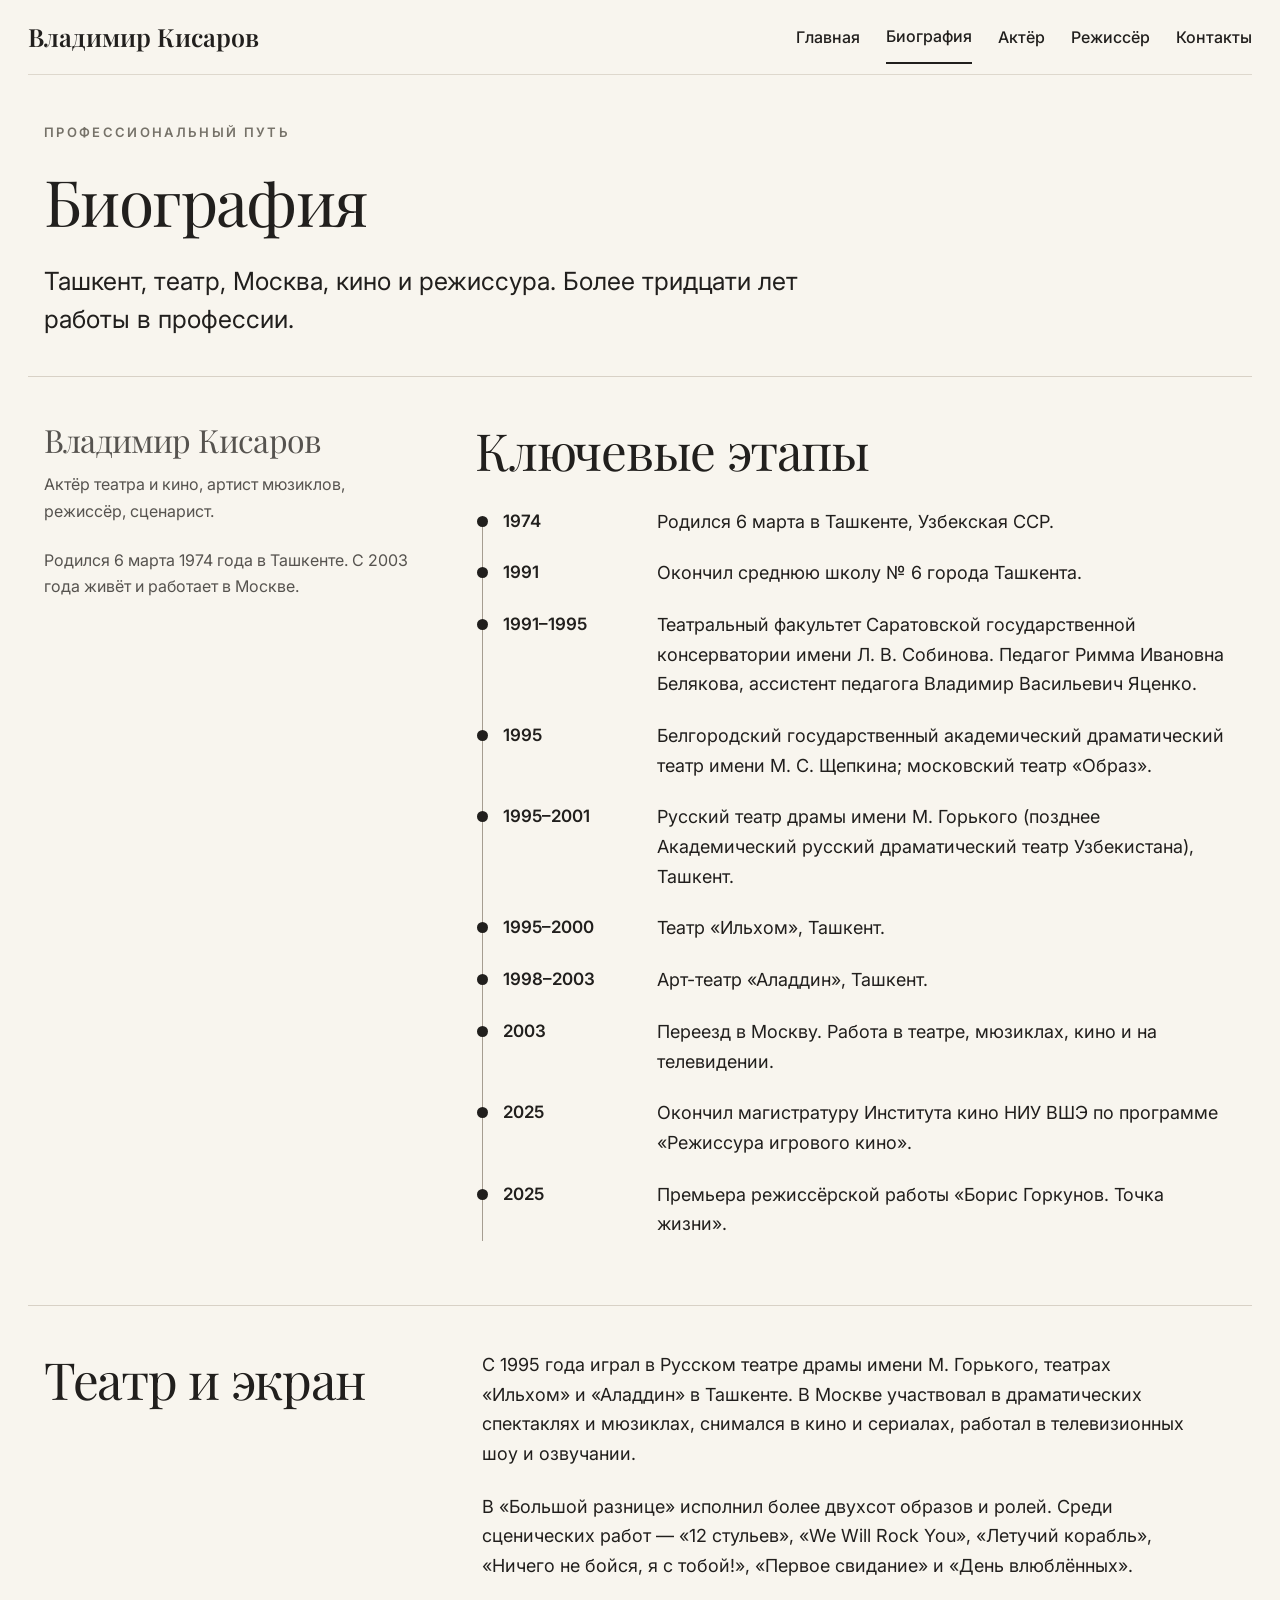
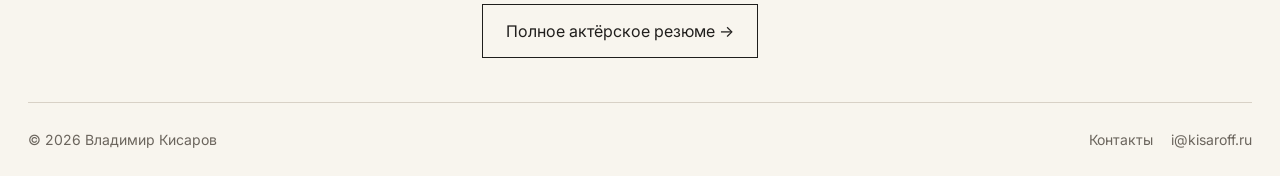
<file: biography.html>
<!doctype html><html lang="ru"><head><meta charset="utf-8"><meta name="viewport" content="width=device-width,initial-scale=1"><meta name="theme-color" content="#f6f3ed"><meta name="description" content="Биография Владимира Кисарова: образование, театр в Ташкенте и Москве, кино, телевидение и режиссура."><title>Биография — Владимир Кисаров</title><link rel="stylesheet" href="styles.css"></head><body><div class="site-shell"><header class="site-header"><a class="wordmark" href="index.html">Владимир Кисаров</a><nav class="navigation" aria-label="Основное меню"><a href="index.html">Главная</a><a href="biography.html" aria-current="page">Биография</a><a href="actor.html">Актёр</a><a href="director.html">Режиссёр</a><a href="contacts.html">Контакты</a></nav></header><main id="content"><section class="page-heading"><div class="kicker">Профессиональный путь</div><h1>Биография</h1><p class="lead">Ташкент, театр, Москва, кино и режиссура. Более тридцати лет работы в профессии.</p></section><section class="section"><div class="bio-layout"><aside><h3>Владимир Кисаров</h3><p>Актёр театра и кино, артист мюзиклов, режиссёр, сценарист.</p><p>Родился 6 марта 1974 года в Ташкенте. С 2003 года живёт и работает в Москве.</p></aside><div><h2>Ключевые этапы</h2><ol class="timeline"><li><span class="date">1974</span><span class="detail">Родился 6 марта в Ташкенте, Узбекская ССР.</span></li><li><span class="date">1991</span><span class="detail">Окончил среднюю школу № 6 города Ташкента.</span></li><li><span class="date">1991–1995</span><span class="detail">Театральный факультет Саратовской государственной консерватории имени Л. В. Собинова. Педагог Римма Ивановна Белякова, ассистент педагога Владимир Васильевич Яценко.</span></li><li><span class="date">1995</span><span class="detail">Белгородский государственный академический драматический театр имени М. С. Щепкина; московский театр «Образ».</span></li><li><span class="date">1995–2001</span><span class="detail">Русский театр драмы имени М. Горького (позднее Академический русский драматический театр Узбекистана), Ташкент.</span></li><li><span class="date">1995–2000</span><span class="detail">Театр «Ильхом», Ташкент.</span></li><li><span class="date">1998–2003</span><span class="detail">Арт-театр «Аладдин», Ташкент.</span></li><li><span class="date">2003</span><span class="detail">Переезд в Москву. Работа в театре, мюзиклах, кино и на телевидении.</span></li><li><span class="date">2025</span><span class="detail">Окончил магистратуру Института кино НИУ ВШЭ по программе «Режиссура игрового кино».</span></li><li><span class="date">2025</span><span class="detail">Премьера режиссёрской работы «Борис Горкунов. Точка жизни».</span></li></ol></div></div></section><section class="section"><div class="split-copy"><h2>Театр и экран</h2><div><p>С 1995 года играл в Русском театре драмы имени М. Горького, театрах «Ильхом» и «Аладдин» в Ташкенте. В Москве участвовал в драматических спектаклях и мюзиклах, снимался в кино и сериалах, работал в телевизионных шоу и озвучании.</p><p>В «Большой разнице» исполнил более двухсот образов и ролей. Среди сценических работ — «12 стульев», «We Will Rock You», «Летучий корабль», «Ничего не бойся, я с тобой!», «Первое свидание» и «День влюблённых».</p><a class="btn ghost" href="actor.html">Полное актёрское резюме →</a></div></div></section></main><footer class="site-footer"><span>© 2026 Владимир Кисаров</span><nav aria-label="Ссылки внизу страницы"><a href="contacts.html">Контакты</a><a href="mailto:i@kisaroff.ru">i@kisaroff.ru</a></nav></footer></div></body></html>
</file>
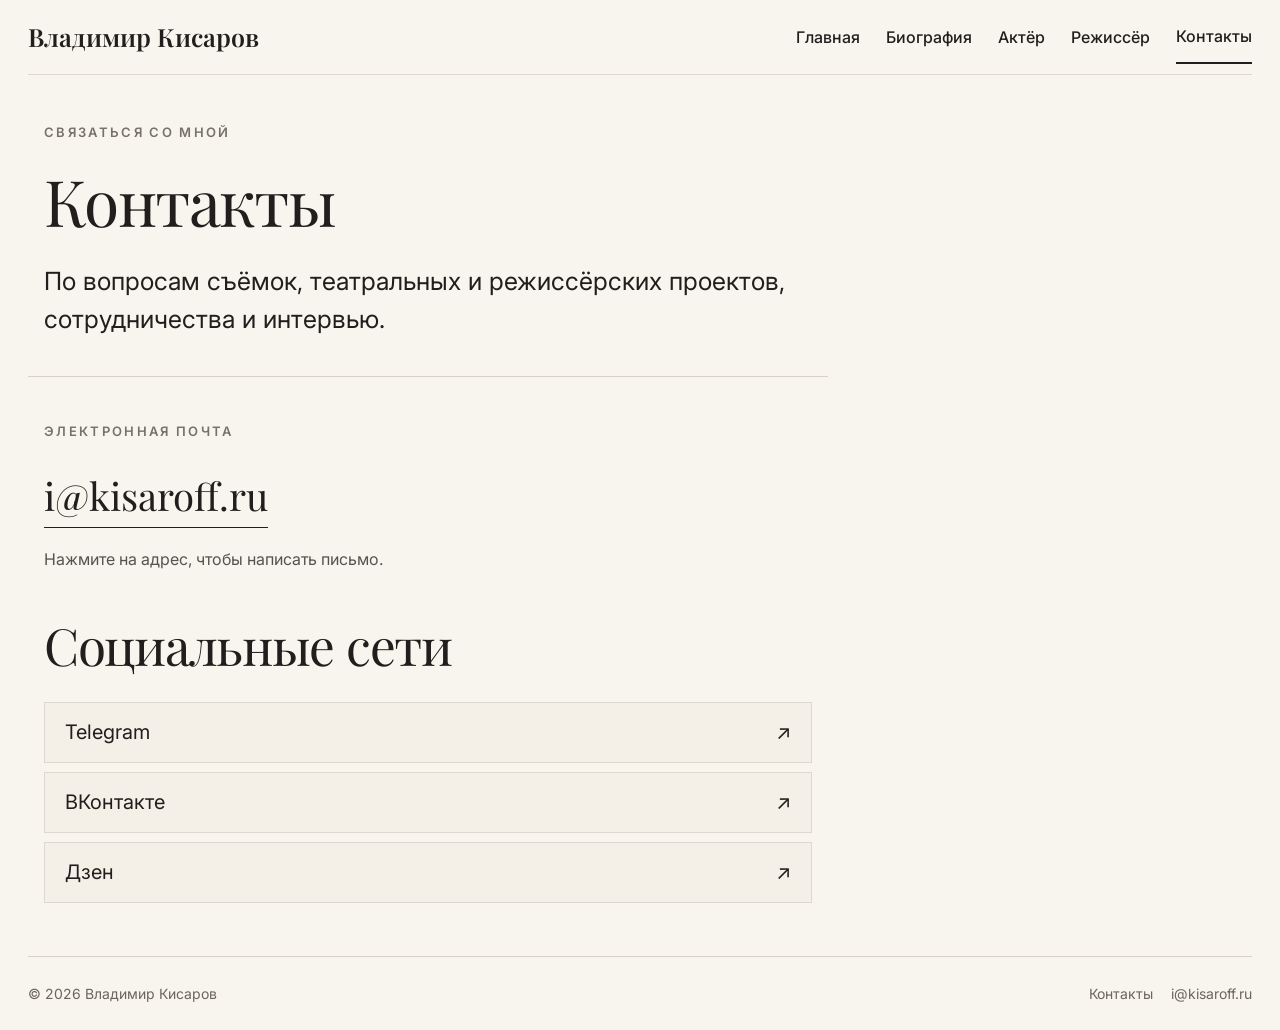
<file: contacts.html>
<!doctype html><html lang="ru"><head><meta charset="utf-8"><meta name="viewport" content="width=device-width,initial-scale=1"><meta name="theme-color" content="#f6f3ed"><meta name="description" content="Контакты Владимира Кисарова: электронная почта, Telegram, ВКонтакте и Дзен."><title>Контакты — Владимир Кисаров</title><link rel="stylesheet" href="styles.css"></head><body><div class="site-shell"><header class="site-header"><a class="wordmark" href="index.html">Владимир Кисаров</a><nav class="navigation" aria-label="Основное меню"><a href="index.html">Главная</a><a href="biography.html">Биография</a><a href="actor.html">Актёр</a><a href="director.html">Режиссёр</a><a href="contacts.html" aria-current="page">Контакты</a></nav></header><main id="content"><section class="page-heading"><div class="kicker">Связаться со мной</div><h1>Контакты</h1><p class="lead">По вопросам съёмок, театральных и режиссёрских проектов, сотрудничества и интервью.</p></section><section class="section contact-layout"><div><div class="kicker">Электронная почта</div><a class="contact-email" href="mailto:i@kisaroff.ru">i@kisaroff.ru</a><p class="muted" style="margin-top:18px;font-size:16px">Нажмите на адрес, чтобы написать письмо.</p></div><div><h2>Социальные сети</h2><div><a class="contact-link" href="https://t.me/kisarov_1" target="_blank" rel="noopener noreferrer">Telegram <span aria-hidden="true">↗</span></a><a class="contact-link" href="https://vk.com/vladimirkisaroff" target="_blank" rel="noopener noreferrer">ВКонтакте <span aria-hidden="true">↗</span></a><a class="contact-link" href="https://dzen.ru/kisarov" target="_blank" rel="noopener noreferrer">Дзен <span aria-hidden="true">↗</span></a></div></div></section></main><footer class="site-footer"><span>© 2026 Владимир Кисаров</span><nav aria-label="Ссылки внизу страницы"><a href="contacts.html">Контакты</a><a href="mailto:i@kisaroff.ru">i@kisaroff.ru</a></nav></footer></div></body></html>
</file>
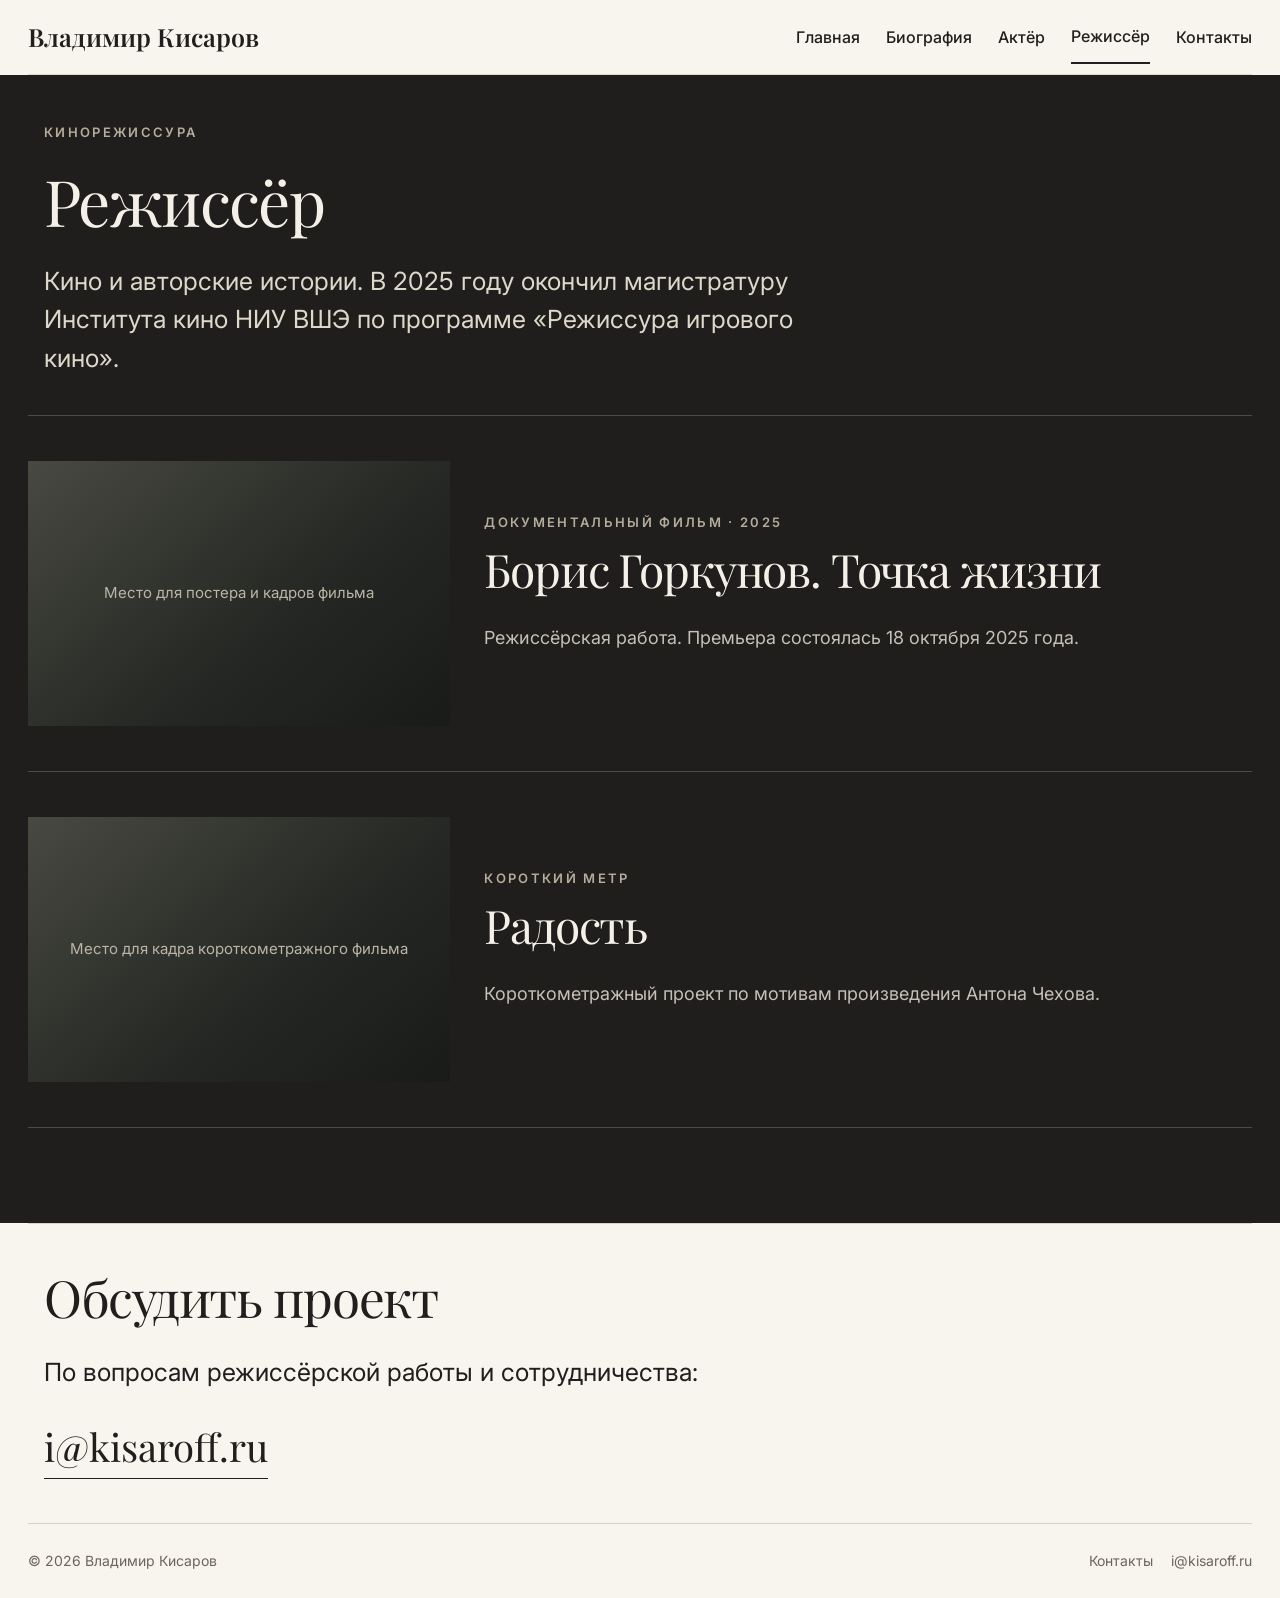
<file: director.html>
<!doctype html><html lang="ru"><head><meta charset="utf-8"><meta name="viewport" content="width=device-width,initial-scale=1"><meta name="theme-color" content="#f6f3ed"><meta name="description" content="Режиссёрские работы Владимира Кисарова, фильмы и авторские проекты."><title>Режиссёр — Владимир Кисаров</title><link rel="stylesheet" href="styles.css"></head><body><div class="site-shell"><header class="site-header"><a class="wordmark" href="index.html">Владимир Кисаров</a><nav class="navigation" aria-label="Основное меню"><a href="index.html">Главная</a><a href="biography.html">Биография</a><a href="actor.html">Актёр</a><a href="director.html" aria-current="page">Режиссёр</a><a href="contacts.html">Контакты</a></nav></header><main id="content"><div class="dark-page"><section class="page-heading"><div class="kicker">Кинорежиссура</div><h1>Режиссёр</h1><p class="lead">Кино и авторские истории. В 2025 году окончил магистратуру Института кино НИУ ВШЭ по программе «Режиссура игрового кино».</p></section><section><div class="directing-project"><div class="visual">Место для постера и кадров фильма</div><div><div class="kicker">Документальный фильм · 2025</div><h2>Борис Горкунов. Точка жизни</h2><p>Режиссёрская работа. Премьера состоялась 18 октября 2025 года.</p></div></div><div class="directing-project"><div class="visual">Место для кадра короткометражного фильма</div><div><div class="kicker">Короткий метр</div><h2>Радость</h2><p>Короткометражный проект по мотивам произведения Антона Чехова.</p></div></div></section></div><section class="section"><h2>Обсудить проект</h2><p class="lead">По вопросам режиссёрской работы и сотрудничества:</p><a class="contact-email" href="mailto:i@kisaroff.ru">i@kisaroff.ru</a></section></main><footer class="site-footer"><span>© 2026 Владимир Кисаров</span><nav aria-label="Ссылки внизу страницы"><a href="contacts.html">Контакты</a><a href="mailto:i@kisaroff.ru">i@kisaroff.ru</a></nav></footer></div></body></html>
</file>
<file: styles.css>
@import url('https://fonts.googleapis.com/css2?family=Inter:wght@400;500;600;700&family=Playfair+Display:wght@400;500;600&display=swap');
:root{--bg:#f6f3ed;--ink:#22211f;--ink2:#56534f;--line:#d8d3ca;--sand:#ece6dc;--dark:#20211e;--light:#fffdfa;--max:1180px}
*{box-sizing:border-box}html{scroll-behavior:smooth}body{background:var(--bg);color:var(--ink);margin:0;font-family:Inter,Arial,sans-serif;font-size:18px;line-height:1.65;-webkit-font-smoothing:antialiased}a{color:inherit;text-decoration:none}button{font:inherit}a:hover{text-decoration:none;color:#84715d}a:focus-visible,button:focus-visible,summary:focus-visible{outline:3px solid #8e775d;outline-offset:5px}img{display:block;max-width:100%;height:auto}h1,h2,h3{font-family:'Playfair Display',Georgia,serif;font-weight:400;line-height:1.16;letter-spacing:-.025em}h1{font-size:clamp(54px,6.2vw,92px);margin:0 0 26px}h2{font-size:clamp(34px,4vw,54px);margin:0 0 26px}h3{font-size:clamp(25px,2.5vw,35px);margin:0 0 13px}p{margin:0 0 23px}strong{font-weight:600}.site-shell{max-width:var(--max);margin:0 auto;padding:0 34px}.site-header{display:flex;align-items:center;justify-content:space-between;gap:30px;min-height:98px;border-bottom:1px solid var(--line)}.wordmark{font-family:'Playfair Display',Georgia,serif;font-size:27px;white-space:nowrap;line-height:1.2}.navigation{display:flex;align-items:center;gap:28px;flex-wrap:wrap}.navigation a{font-size:16px;font-weight:500;white-space:nowrap;padding:13px 0}.navigation a[aria-current="page"]{border-bottom:2px solid var(--ink)}.section{padding:76px 0;border-top:1px solid var(--line)}.kicker{font-size:13px;letter-spacing:.18em;text-transform:uppercase;font-weight:600;color:#767269;margin-bottom:21px}.lead{font-size:clamp(20px,2.2vw,25px);line-height:1.55;max-width:760px}.muted{color:var(--ink2)}.home-hero{display:grid;grid-template-columns:.89fr 1.11fr;gap:0;min-height:585px;align-items:stretch}.hero-text{display:flex;flex-direction:column;justify-content:center;padding:68px 28px 68px 0}.hero-text h1{letter-spacing:-.055em}.hero-text .lead{font-size:23px;max-width:410px}.hero-portrait{position:relative;min-height:570px;overflow:hidden;background:#c3bdb2}.hero-portrait img{width:100%;height:100%;object-fit:cover;object-position:center 19%;filter:grayscale(.2)}.portrait-caption{position:absolute;bottom:16px;right:17px;background:rgba(29,29,27,.72);color:#fff;font-size:12px;padding:6px 10px;letter-spacing:.06em}.buttons{display:flex;gap:13px;flex-wrap:wrap;margin-top:19px}.btn{display:inline-flex;align-items:center;justify-content:center;gap:18px;background:var(--dark);color:#fff;min-width:164px;padding:13px 23px;font-size:16px;border:1px solid var(--dark);transition:background .2s}.btn:hover{color:#fff;background:#514d46}.btn.ghost{background:transparent;color:var(--ink)}.btn.ghost:hover{color:var(--ink);background:var(--sand)}.section-heading{display:flex;justify-content:space-between;align-items:baseline;gap:20px}.section-heading .small-link{font-size:15px;border-bottom:1px solid var(--ink);padding-bottom:4px;white-space:nowrap}.split-copy{display:grid;grid-template-columns:.35fr .65fr;gap:32px}.split-copy p{max-width:710px}.projects{display:grid;grid-template-columns:repeat(3,1fr);gap:22px}.project .cover{aspect-ratio:1.42;background:var(--sand);display:flex;align-items:center;justify-content:center;overflow:hidden}.cover img{width:100%;height:100%;object-fit:cover}.cover-note{padding:20px;color:#777069;font-size:15px;text-align:center}.project h3{font-size:25px;margin-top:15px;margin-bottom:5px}.project p{font-size:15px;color:var(--ink2)}.dark-band{background:var(--dark);color:#f6f2e9;margin:0 -34px;padding:75px 34px}.dark-band .kicker{color:#b7ac9e}.dark-band .muted,.dark-band p{color:#c6c2b8}.dark-grid{display:grid;grid-template-columns:1fr 1fr;gap:34px;align-items:center}.dark-grid h2{font-size:clamp(40px,4.3vw,65px)}.dark-image{min-height:300px;background:linear-gradient(115deg,#343832,#161715);display:flex;align-items:center;justify-content:center;text-align:center;padding:30px;color:#aaa79f;font-size:15px}.page-heading{padding:75px 0 64px}.page-heading h1{margin:0 0 23px}.page-heading .lead{margin:0}.bio-layout{display:grid;grid-template-columns:1fr 1.9fr;gap:65px}.bio-layout aside{font-size:16px;color:var(--ink2)}.timeline{position:relative;list-style:none;margin:0;padding:0 0 0 28px}.timeline:before{content:"";position:absolute;left:7px;top:12px;bottom:20px;border-left:1px solid #a69d91}.timeline li{position:relative;display:grid;grid-template-columns:130px 1fr;gap:24px;padding:0 0 31px}.timeline li:before{content:"";width:11px;height:11px;background:var(--ink);border-radius:50%;position:absolute;left:-26px;top:9px}.timeline .date{font-size:17px;font-weight:600}.timeline .detail{font-size:18px}.bio-note{max-width:770px}.portrait-grid{display:grid;grid-template-columns:1fr 1fr;gap:16px}.portrait-grid img{width:100%;aspect-ratio:3/3.6;object-fit:cover;object-position:center 20%}.portrait-grid .image-slot{background:#e8e2d8;min-height:310px;display:flex;align-items:center;justify-content:center;color:#787168;font-size:15px;text-align:center;padding:25px}.actor-top{display:grid;grid-template-columns:1.05fr .95fr;gap:40px;align-items:center}.actor-top h1{margin-bottom:18px}.actor-top .lead{font-size:22px}.filmography-nav{display:flex;flex-wrap:wrap;gap:9px;margin-top:30px}.filmography-nav a{font-size:14px;border:1px solid #cbc4bb;padding:9px 13px}.filmography-nav a:hover{background:var(--sand)}.credits{max-width:1020px}.credit{display:grid;grid-template-columns:122px 1fr;gap:25px;padding:15px 0;border-top:1px solid var(--line)}.credit .year{font-size:16px;color:#746e65}.credit strong{font-size:18px;font-weight:600}.credit p{font-size:16px;color:var(--ink2);margin:2px 0}.credit-section{padding-top:62px}.credit-section h2{margin-bottom:28px}.video-empty{background:#282b28;color:#bdb6ab;aspect-ratio:16/8;display:grid;place-items:center;text-align:center;padding:22px}.dark-page{background:var(--dark);color:#f4f0e8;margin:0 -34px;padding:0 34px 95px}.dark-page .page-heading{border-bottom:1px solid #4b4b44}.dark-page .kicker{color:#b6ac9c}.dark-page .lead{color:#ded8cb}.directing-project{display:grid;grid-template-columns:.9fr 1.1fr;gap:34px;padding:45px 0;border-bottom:1px solid #4b4b44;align-items:center}.directing-project .visual{min-height:265px;background:linear-gradient(140deg,#484941,#242723 60%,#191b19);display:flex;align-items:center;justify-content:center;color:#bcb5a7;font-size:15px;text-align:center;padding:24px}.directing-project .kicker{margin-bottom:10px}.directing-project h2{font-size:clamp(32px,3.6vw,52px)}.directing-project p{color:#c6c0b7}.directing-project .btn{border-color:#c9c1b5;background:transparent;color:#f5f0e9}.contact-layout{display:grid;grid-template-columns:1fr 1.2fr;gap:70px}.contact-email{font-family:'Playfair Display',Georgia,serif;font-size:clamp(27px,3vw,43px);overflow-wrap:anywhere;display:inline-block;border-bottom:1px solid}.contact-link{display:flex;justify-content:space-between;align-items:center;border-top:1px solid var(--line);padding:18px 0;font-size:23px}.contact-link:last-child{border-bottom:1px solid var(--line)}.site-footer{display:flex;justify-content:space-between;gap:25px;border-top:1px solid var(--line);padding:33px 0;color:#6b655d;font-size:14px}.site-footer nav{display:flex;gap:18px;flex-wrap:wrap}@media(max-width:1000px){.site-header{flex-direction:column;align-items:flex-start;justify-content:center;padding:24px 0;gap:13px}.navigation{gap:19px}.home-hero{min-height:480px}.hero-portrait{min-height:480px}.projects{gap:14px}.bio-layout{gap:35px}}@media(max-width:700px){body{font-size:17px}.site-shell{padding:0 20px}.wordmark{font-size:24px}.navigation{gap:8px 19px}.navigation a{font-size:15px;padding:6px 0}.section{padding:48px 0}.home-hero{grid-template-columns:1fr}.hero-text{padding:46px 0 40px}.hero-text h1{font-size:63px}.hero-portrait{min-height:440px;max-height:580px}.projects{grid-template-columns:1fr 1fr}.projects .project:last-child{grid-column:1/-1}.split-copy,.bio-layout,.actor-top,.contact-layout,.dark-grid,.directing-project{grid-template-columns:1fr;gap:24px}.dark-band{margin:0 -20px;padding:55px 20px}.dark-page{margin:0 -20px;padding:0 20px 55px}.page-heading{padding:55px 0 45px}.timeline li{grid-template-columns:90px 1fr;gap:15px}.timeline .detail{font-size:16px}.credit{grid-template-columns:80px 1fr;gap:12px}.credit strong{font-size:16px}.credit p{font-size:15px}.section-heading{align-items:start}.site-footer{flex-direction:column}.portrait-grid .image-slot{min-height:225px}}@media(max-width:410px){.projects{grid-template-columns:1fr}.projects .project:last-child{grid-column:auto}.hero-text h1{font-size:53px}.navigation{gap:7px 13px}.navigation a{font-size:14px}}@media(prefers-reduced-motion:reduce){html{scroll-behavior:auto}*{transition:none!important}}
/* Approved reference concept: tighter editorial composition, consistent canvas */
:root{--bg:#f5f1ea;--ink:#211f1d;--sand:#e9e4db;--dark:#1f1e1c;--line:#d8d1c6}
body{background:#ece7df;color:var(--ink)}
.site-shell{max-width:1320px;padding:0 28px;background:#f8f5ee;min-height:100vh}
.site-header{min-height:75px;border-bottom:1px solid #ded8cd}
.wordmark{font-size:25px;font-weight:600}
.navigation{gap:26px}
.navigation a{font-size:16px}
.site-footer{padding:25px 0}
.reference-home .home-hero{grid-template-columns:.95fr 1.05fr;min-height:490px;background:linear-gradient(90deg,#f6f2eb 0%,#f2eee6 54%,#d8d0c6 100%)}
.reference-home .hero-text{padding:44px 25px 42px 38px;justify-content:center}
.reference-home .hero-text h1{font-size:clamp(58px,5.35vw,85px);margin:0 0 19px;line-height:1.05}
.reference-home .hero-text .lead{font-size:clamp(20px,2.1vw,26px);line-height:1.4;margin-bottom:12px}
.reference-home .hero-portrait{min-height:490px;background:#bbb0a5}
.reference-home .hero-portrait img{width:100%;height:100%;object-fit:cover;object-position:center 20%}
.reference-home .buttons{margin-top:16px}
.reference-home .btn{min-width:140px;font-size:16px}
.reference-home .home-about{display:grid;grid-template-columns:31% 1fr;gap:34px;padding:38px 34px 20px;border-top:0}
.reference-home .home-about h2,.reference-home .home-work h2{font-size:33px;display:flex;align-items:center;gap:18px;margin:0}
.heading-rule{display:inline-block;background:#aaa69e;height:1px;min-width:36px;flex:0 0 36px;vertical-align:middle}
.reference-home .home-about p{font-size:17px;line-height:1.65;max-width:760px;margin:0}
.reference-home .home-work{padding:24px 34px 36px;border-top:0}
.reference-home .home-title-row{display:flex;align-items:center;justify-content:space-between;gap:20px;margin-bottom:23px}
.reference-home .home-title-row>a{font-size:14px;border-bottom:1px solid var(--ink)}
.reference-home .projects{grid-template-columns:repeat(3,minmax(0,1fr));gap:19px}
.reference-home .project .cover{aspect-ratio:1.8;position:relative;overflow:hidden;display:block;background:#c4bab0}
.reference-home .project .cover:after{content:"";position:absolute;inset:0;background:linear-gradient(180deg,transparent 40%,rgba(21,23,22,.48))}
.reference-home .cover-one{background:linear-gradient(130deg,#99968c,#4e554d 55%,#313a37)!important}
.reference-home .cover-two{background:linear-gradient(130deg,#b3a495,#605949 48%,#31322e)!important}
.reference-home .cover-three{background:linear-gradient(120deg,#b6a087,#806250 50%,#343a3c)!important}
.reference-home .visual-label{position:absolute;z-index:1;bottom:12px;left:15px;color:white;font-size:14px;letter-spacing:.07em;text-transform:uppercase}
.reference-home .project h3{font-size:24px;margin:11px 0 2px}
.reference-home .project p{font-size:14px;margin:0}
.reference-home .home-feature{display:grid;grid-template-columns:.58fr .42fr;min-height:265px;background:#1f1e1c;color:#f6f3ed;align-items:stretch;overflow:hidden}
.reference-home .home-feature:hover{color:#f6f3ed}
.reference-home .feature-copy{padding:32px 38px;z-index:1}
.reference-home .feature-copy h2{font-size:clamp(34px,3.6vw,51px);margin:15px 0 10px}
.reference-home .feature-copy p{font-size:16px;color:#d7cec1;margin:0 0 17px}
.reference-home .feature-eyebrow{font-size:13px;letter-spacing:.19em;display:flex;align-items:center;gap:16px}
.reference-home .feature-button{border:1px solid #bcb4a7;padding:8px 14px;font-size:14px;display:inline-block}
.reference-home .feature-art{background:linear-gradient(110deg,rgba(39,39,35,.15),rgba(24,23,21,.54)),radial-gradient(circle at 75% 30%,#9b7e62,#474238 46%,#242723 85%);display:flex;justify-content:center;align-items:end;padding:17px;color:#c2bcb0;font-size:13px}
.page-heading{padding:47px 16px 37px}
.page-heading h1{font-size:clamp(54px,5vw,74px)}
.section{padding:44px 16px}
.bio-layout{grid-template-columns:.65fr 1.35fr}
.timeline li{padding-bottom:22px}
.actor-top{grid-template-columns:1fr 1.05fr}
.portrait-grid img{max-height:370px}
.dark-page{background:#1f1e1c}
.directing-project{grid-template-columns:.55fr 1fr}
.contact-layout{display:block;max-width:800px}
.contact-layout>div+div{margin-top:44px}
.contact-link{background:#f4f0e8;margin-bottom:9px;padding:13px 20px;border:1px solid #ded9cf;font-size:20px}
.contact-link:last-child{border:1px solid #ded9cf}
@media(max-width:800px){.site-shell{padding:0 18px}.site-header{gap:12px}.reference-home .home-hero{grid-template-columns:1fr}.reference-home .hero-portrait{min-height:410px;max-height:510px}.reference-home .hero-text{padding:36px 24px}.reference-home .home-about{grid-template-columns:1fr;padding:30px 16px 15px;gap:12px}.reference-home .home-work{padding:23px 16px 32px}.reference-home .home-feature{grid-template-columns:1fr}.reference-home .feature-art{height:130px}.bio-layout{grid-template-columns:1fr}} 
@media(max-width:560px){.reference-home .projects{grid-template-columns:1fr}.reference-home .project .cover{aspect-ratio:2}.reference-home .home-title-row{align-items:start;flex-direction:column}.reference-home .hero-text h1{font-size:58px}.reference-home .hero-portrait{min-height:350px}.reference-home .home-about h2,.reference-home .home-work h2{font-size:29px}.reference-home .feature-copy{padding:30px 22px}.navigation{gap:10px 16px}}
</file>
